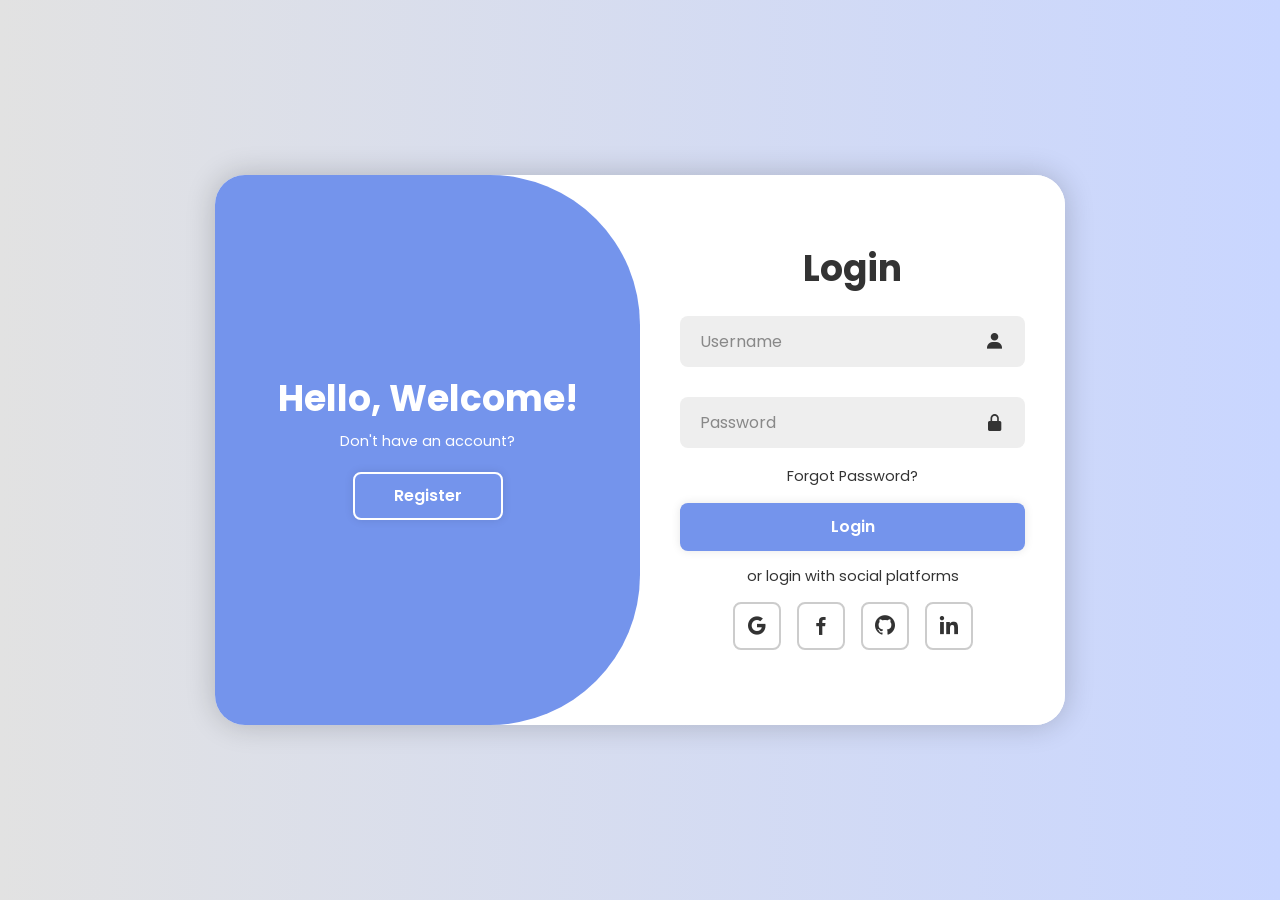
<file: login.html>
<!DOCTYPE html>
<html lang="en">
<head>
    <meta charset="UTF-8">
    <meta name="viewport" content="width=device-width, initial-scale=1.0">
    <title>Login/Signup Form</title>
    <link rel="stylesheet" href="login.css">
    <link href='https://unpkg.com/boxicons@2.1.4/css/boxicons.min.css' rel='stylesheet'>
</head>
  <body>

    <!-- credits to the writter @leonam-silva-de-souza -->
      <div class="container">
          <div class="form-box login">
              <form action="#">
                  <h1>Login</h1>
                  <div class="input-box">
                      <input type="text" placeholder="Username" required>
                      <i class='bx bxs-user'></i>
                  </div>
                  <div class="input-box">
                      <input type="password" placeholder="Password" required>
                      <i class='bx bxs-lock-alt' ></i>
                  </div>
                  <div class="forgot-link">
                      <a href="#">Forgot Password?</a>
                  </div>
                  <button type="submit" class="btn">Login</button>
                  <p>or login with social platforms</p>
                  <div class="social-icons">
                      <a href="#"><i class='bx bxl-google' ></i></a>
                      <a href="#"><i class='bx bxl-facebook' ></i></a>
                      <a href="#"><i class='bx bxl-github' ></i></a>
                      <a href="#"><i class='bx bxl-linkedin' ></i></a>
                  </div>
              </form>
          </div>

          <div class="form-box register">
              <form action="#">
                  <h1>Registration</h1>
                  <div class="input-box">
                      <input type="text" placeholder="Username" required>
                      <i class='bx bxs-user'></i>
                  </div>
                  <div class="input-box">
                      <input type="email" placeholder="Email" required>
                      <i class='bx bxs-envelope' ></i>
                  </div>
                  <div class="input-box">
                      <input type="password" placeholder="Password" required>
                      <i class='bx bxs-lock-alt' ></i>
                  </div>
                  <button type="submit" class="btn">Register</button>
                  <p>or register with social platforms</p>
                  <div class="social-icons">
                      <a href="#"><i class='bx bxl-google' ></i></a>
                      <a href="#"><i class='bx bxl-facebook' ></i></a>
                      <a href="#"><i class='bx bxl-github' ></i></a>
                      <a href="#"><i class='bx bxl-linkedin' ></i></a>
                  </div>
              </form>
          </div>

          <div class="toggle-box">
              <div class="toggle-panel toggle-left">
                  <h1>Hello, Welcome!</h1>
                  <p>Don't have an account?</p>
                  <button class="register-btn">Register</button>
              </div>

              <div class="toggle-panel toggle-right">
                  <h1>Welcome Back!</h1>
                  <p>Already have an account?</p>
                  <button class="login-btn">Login</button>
              </div>
          </div>
      </div>

      <script src="login.js"></script>
  </body>
</html>
</file>
<file: login.css>
@import url("https://fonts.googleapis.com/css2?family=Poppins:ital,wght@0,100;0,200;0,300;0,400;0,500;0,600;0,700;0,800;0,900;1,100;1,200;1,300;1,400;1,500;1,600;1,700;1,800;1,900&display=swap");

* {
  margin: 0;
  padding: 0;
  box-sizing: border-box;
  font-family: "Poppins", sans-serif;
  text-decoration: none;
  list-style: none;
}

body {
  display: flex;
  justify-content: center;
  align-items: center;
  min-height: 100vh;
  background: linear-gradient(90deg, #e2e2e2, #c9d6ff);
}

.container {
  position: relative;
  width: 850px;
  height: 550px;
  background: #fff;
  margin: 20px;
  border-radius: 30px;
  box-shadow: 0 0 30px rgba(0, 0, 0, 0.2);
  overflow: hidden;
}

.container h1 {
  font-size: 36px;
  margin: -10px 0;
}

.container p {
  font-size: 14.5px;
  margin: 15px 0;
}

form {
  width: 100%;
}

.form-box {
  position: absolute;
  right: 0;
  width: 50%;
  height: 100%;
  background: #fff;
  display: flex;
  align-items: center;
  color: #333;
  text-align: center;
  padding: 40px;
  z-index: 1;
  transition: 0.6s ease-in-out 1.2s, visibility 0s 1s;
}

.container.active .form-box {
  right: 50%;
}

.form-box.register {
  visibility: hidden;
}
.container.active .form-box.register {
  visibility: visible;
}

.input-box {
  position: relative;
  margin: 30px 0;
}

.input-box input {
  width: 100%;
  padding: 13px 50px 13px 20px;
  background: #eee;
  border-radius: 8px;
  border: none;
  outline: none;
  font-size: 16px;
  color: #333;
  font-weight: 500;
}

.input-box input::placeholder {
  color: #888;
  font-weight: 400;
}

.input-box i {
  position: absolute;
  right: 20px;
  top: 50%;
  transform: translateY(-50%);
  font-size: 20px;
}

.forgot-link {
  margin: -15px 0 15px;
}
.forgot-link a {
  font-size: 14.5px;
  color: #333;
}

.btn {
  width: 100%;
  height: 48px;
  background: #7494ec;
  border-radius: 8px;
  box-shadow: 0 0 10px rgba(0, 0, 0, 0.1);
  border: none;
  cursor: pointer;
  font-size: 16px;
  color: #fff;
  font-weight: 600;
}

.btn:hover {
  background-color: white;
  color: #7494ec;
  border: 2px solid #7494ec;
}

.register-btn{
    width: 150px;
    height: 48px;
    background: transparent;
    border-radius: 8px;
    box-shadow: 0 0 10px rgba(0, 0, 0, 0.1);
    border: 2px solid white;
    cursor: pointer;
    font-size: 16px;
    color: #fff;
    font-weight: 600;
}

.register-btn:hover{
    background-color: white;
    color: #7494ec;
}

.login-btn{
    width: 150px;
    height: 48px;
    background: transparent;
    border-radius: 8px;
    box-shadow: 0 0 10px rgba(0, 0, 0, 0.1);
    border: 2px solid white;
    cursor: pointer;
    font-size: 16px;
    color: #fff;
    font-weight: 600;
}

.login-btn:hover{
    background-color: white;
    color: #7494ec;
}

.social-icons {
  display: flex;
  justify-content: center;
}

.social-icons a {
  display: inline-flex;
  padding: 10px;
  border: 2px solid #ccc;
  border-radius: 8px;
  font-size: 24px;
  color: #333;
  margin: 0 8px;
}

.toggle-box {
  position: absolute;
  width: 100%;
  height: 100%;
}

.toggle-box::before {
  content: "";
  position: absolute;
  left: -250%;
  width: 300%;
  height: 100%;
  background: #7494ec;
  /* border: 2px solid red; */
  border-radius: 150px;
  z-index: 2;
  transition: 1.8s ease-in-out;
}

.container.active .toggle-box::before {
  left: 50%;
}

.toggle-panel {
  position: absolute;
  width: 50%;
  height: 100%;
  /* background: seagreen; */
  color: #fff;
  display: flex;
  flex-direction: column;
  justify-content: center;
  align-items: center;
  z-index: 2;
  transition: 0.6s ease-in-out;
}

.toggle-panel.toggle-left {
  left: 0;
  transition-delay: 1.2s;
}
.container.active .toggle-panel.toggle-left {
  left: -50%;
  transition-delay: 0.6s;
}

.toggle-panel.toggle-right {
  right: -50%;
  transition-delay: 0.6s;
}
.container.active .toggle-panel.toggle-right {
  right: 0;
  transition-delay: 1.2s;
}

.toggle-panel p {
  margin-bottom: 20px;
}

.toggle-panel .btn {
  width: 160px;
  height: 46px;
  background: transparent;
  border: 2px solid #fff;
  box-shadow: none;
}

@media screen and (max-width: 650px) {
  .container {
    height: calc(100vh - 40px);
  }

  .form-box {
    bottom: 0;
    width: 100%;
    height: 70%;
  }

  .container.active .form-box {
    right: 0;
    bottom: 30%;
  }

  .toggle-box::before {
    left: 0;
    top: -270%;
    width: 100%;
    height: 300%;
    border-radius: 20vw;
  }

  .container.active .toggle-box::before {
    left: 0;
    top: 70%;
  }

  .container.active .toggle-panel.toggle-left {
    left: 0;
    top: -30%;
  }

  .toggle-panel {
    width: 100%;
    height: 30%;
  }
  .toggle-panel.toggle-left {
    top: 0;
  }
  .toggle-panel.toggle-right {
    right: 0;
    bottom: -30%;
  }

  .container.active .toggle-panel.toggle-right {
    bottom: 0;
  }
}

@media screen and (max-width: 400px) {
  .form-box {
    padding: 20px;
  }

  .toggle-panel h1 {
    font-size: 30px;
  }
}
</file>
